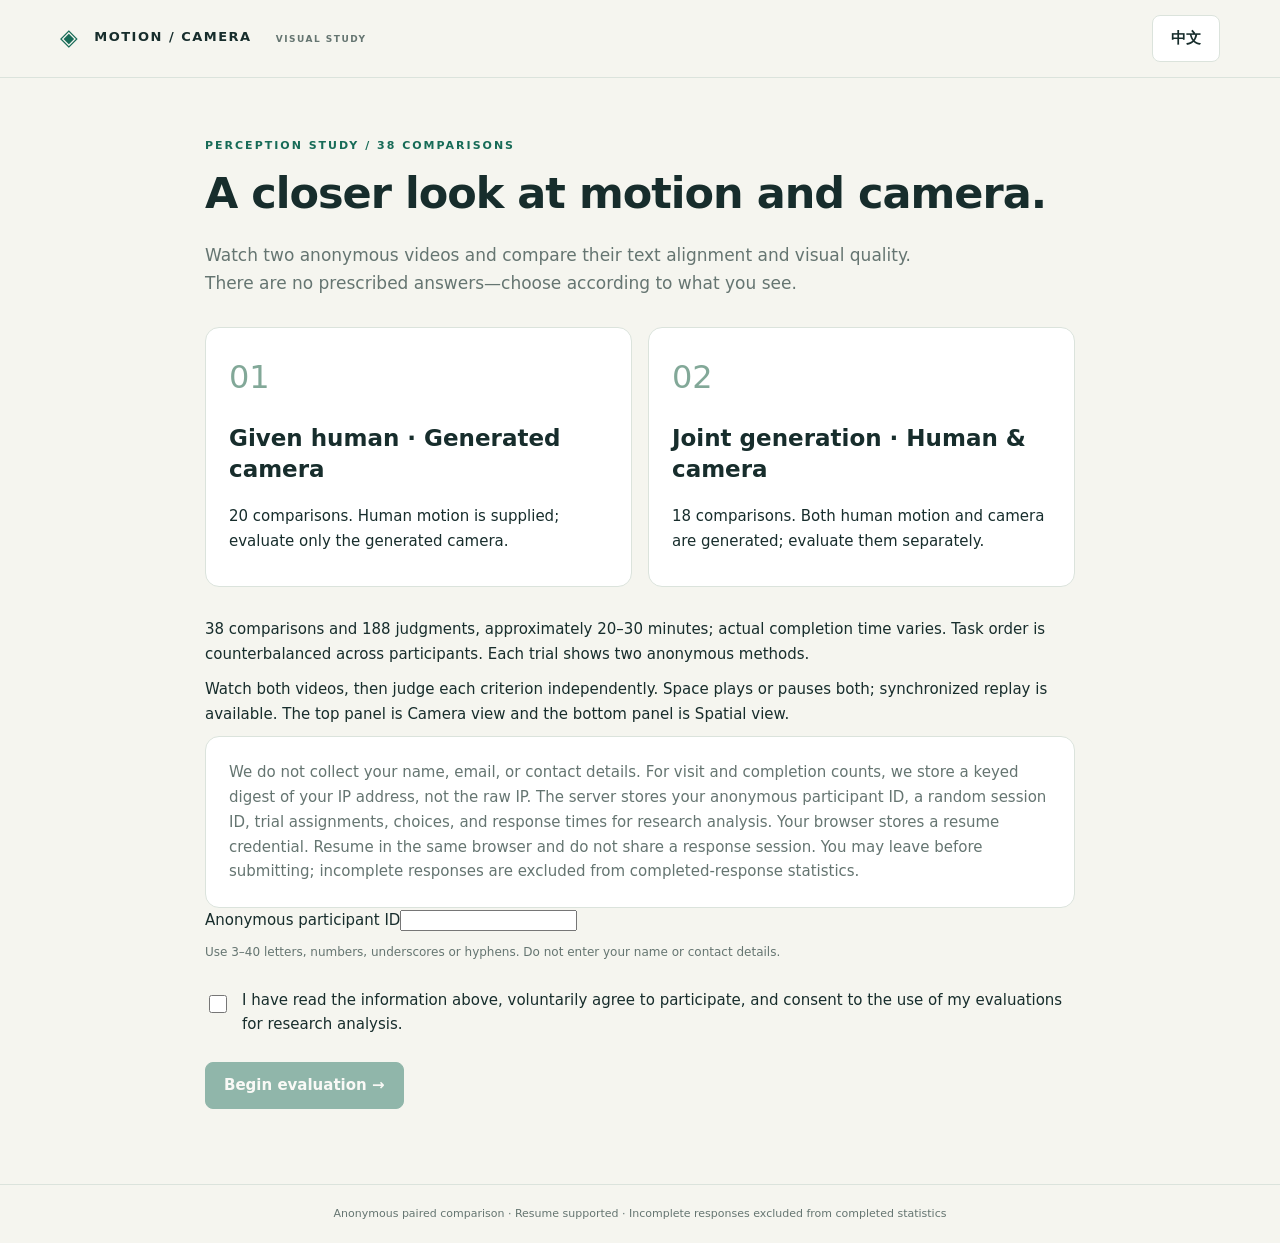
<file: web/index.html>
<!doctype html>
<html lang="zh">
<head>
  <meta charset="utf-8"><meta name="viewport" content="width=device-width,initial-scale=1">
  <meta name="referrer" content="no-referrer">
  <title>Motion & Camera · Visual Study</title>
  <link rel="stylesheet" href="style.css?v=20260921-analytics">
  <script src="config.js?v=20260920-reconnect" defer></script><script src="prompts-zh.js" defer></script><script src="questions-v2.js?v=20260921-analytics" defer></script><script src="player.js?v=20260919c" defer></script><script src="app.js?v=20260921-analytics" defer></script>
</head>
<body>
  <header><a class="brand" href="#" aria-label="Visual study"><span class="brand-mark">◈</span> MOTION / CAMERA <small>VISUAL STUDY</small></a><button id="language" class="language" aria-label="Switch language">English</button></header>
  <main id="app" aria-live="polite"><p>正在连接问卷… / Connecting…</p></main>
  <div id="notice" role="alert" hidden></div>
  <footer id="footer"></footer>
</body>
</html>
</file>
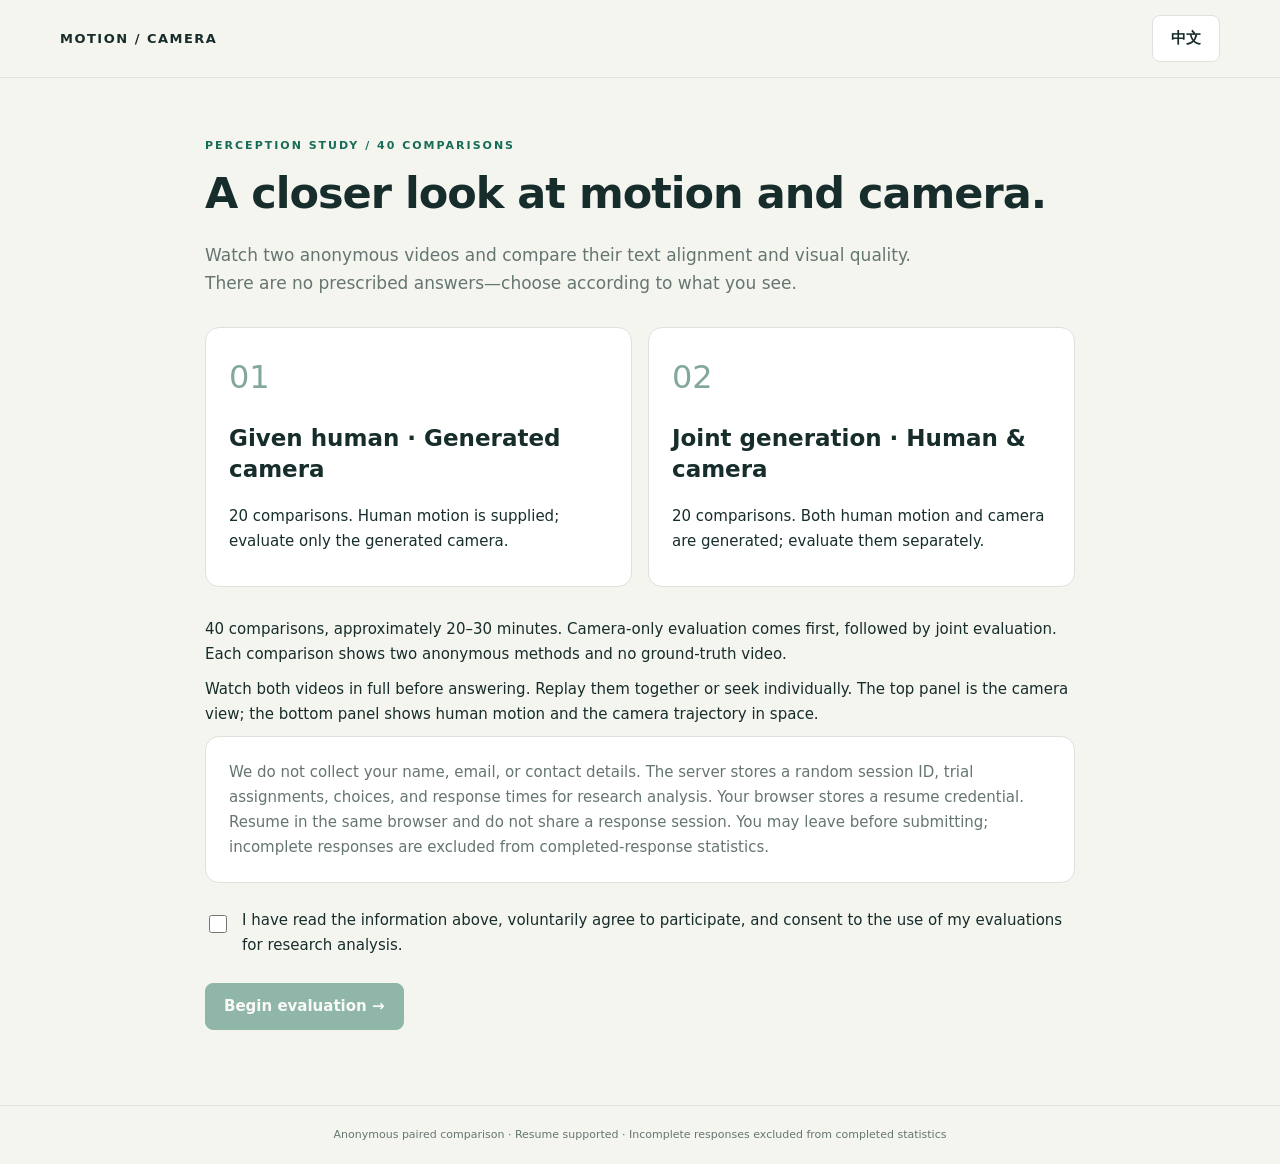
<file: web/legacy.html>
<!doctype html><html lang="zh"><head><meta charset="utf-8"><meta name="viewport" content="width=device-width,initial-scale=1"><meta name="referrer" content="no-referrer"><title>Motion & Camera · Existing session</title><link rel="stylesheet" href="legacy-style.css"><script src="config.js" defer></script><script src="prompts-zh.js" defer></script><script src="legacy-app.js" defer></script></head><body><header><a class="brand" href="#">MOTION / CAMERA</a><button id="language">English</button></header><main id="app" aria-live="polite"></main><div id="notice" role="alert" hidden></div><footer id="footer"></footer></body></html>
</file>
<file: web/style.css>
:root{color-scheme:light;--ink:#172d2c;--muted:#657571;--green:#176b57;--line:#dbe3dc;--paper:#f5f5ef}*{box-sizing:border-box}body{margin:0;background:var(--paper);color:var(--ink);font:15px/1.65 'DM Sans','Noto Sans SC',system-ui,sans-serif}header{display:flex;align-items:center;justify-content:space-between;position:sticky;top:0;z-index:5;background:#f5f5eff5;border-bottom:1px solid var(--line);padding:15px max(24px,calc((100vw - 1160px)/2));gap:12px}.brand{color:var(--ink);text-decoration:none;font-size:13px;font-weight:700;letter-spacing:1.5px;white-space:nowrap}.brand small{font-size:9px;margin-left:18px;color:var(--muted)}.brand-mark{font-size:23px;color:var(--green);vertical-align:middle;margin-right:9px}.language{white-space:nowrap}button{font:inherit;cursor:pointer;border:1px solid var(--line);padding:10px 18px;border-radius:8px;color:var(--ink);background:white;font-weight:600}button:hover{border-color:var(--green);background:#edf4ee}button:focus-visible,input:focus-visible{outline:3px solid #a1c8aa;outline-offset:3px}button:disabled{cursor:not-allowed;opacity:.45}.primary{background:var(--green);color:white;border-color:var(--green)}.primary:hover{background:#105442;color:white}main{max-width:1160px;margin:0 auto;padding:34px 24px 50px}h1{font-size:clamp(27px,4vw,43px);line-height:1.25;letter-spacing:-1px;margin:12px 0 20px;font-weight:600}h2{font-size:23px;line-height:1.35}h3{margin:0;font-size:15px}p{margin:10px 0}.eyebrow{font-size:11px;letter-spacing:2px;color:var(--green);font-weight:700;text-transform:uppercase}.lead{font-size:17px;color:var(--muted);max-width:760px}.welcome{max-width:870px;margin:25px auto}.steps{display:grid;grid-template-columns:1fr 1fr;gap:16px;margin:30px 0}.card{background:white;border:1px solid var(--line);border-radius:14px;padding:23px}.card .number{font-size:32px;color:#82a898;font-weight:500}.muted,.help{color:var(--muted)}.help{font-size:12px}.consent{display:flex;align-items:flex-start;gap:12px;margin:25px 0}.consent input{margin-top:7px;min-width:18px;min-height:18px}.progress-row{display:flex;align-items:center;justify-content:space-between;gap:10px}.progress-track{height:4px;background:#dfe6de;border-radius:4px;margin:12px 0 20px;overflow:hidden}.progress-fill{height:100%;background:var(--green)}.scope{border-left:3px solid var(--green);background:#eaf0e7;padding:11px 15px;margin:16px 0;font-weight:500}.prompts{display:grid;gap:8px;margin:18px 0}.prompt{display:grid;grid-template-columns:110px 1fr;gap:12px;font-size:14px}.prompt strong{color:var(--green);font-size:12px;padding-top:2px}.videos{display:grid;grid-template-columns:1fr 1fr;gap:20px}.video-card{background:#e1e8e4;border:1px solid #d2ddd5;border-radius:12px;overflow:hidden}.video-label{display:flex;justify-content:space-between;padding:8px 14px;background:white;font-weight:700}.video-status{font-size:11px;font-weight:500;color:var(--muted)}video{width:100%;height:min(46vh,450px);display:block;object-fit:contain;background:#dee5e2}.playbar{display:flex;gap:10px;align-items:center;flex-wrap:wrap;margin:14px 0 20px}.questions{display:grid;gap:12px}fieldset{margin:0;border:1px solid var(--line);border-radius:12px;background:white;padding:16px 18px}legend{font-weight:600;padding:0 6px;font-size:15px}.question-desc{font-size:12px;color:var(--muted);margin:0 0 11px}.choices{display:grid;grid-template-columns:repeat(5,1fr) .9fr;gap:8px}.choice{cursor:pointer;position:relative;display:flex;align-items:center;justify-content:center;text-align:center;min-height:46px;padding:7px;border:1px solid var(--line);border-radius:7px;font-size:12px;line-height:1.45}.choice input{position:absolute;opacity:0}.choice:has(input:checked){background:#e7f1e8;border:2px solid var(--green);padding:6px;color:#135a48;font-weight:600}.choice:has(input:focus-visible){outline:3px solid #a1c8aa}.nav{display:flex;align-items:center;justify-content:space-between;gap:16px;margin:25px 0}.nav-right{display:flex;gap:12px;align-items:center}.badge{border:1px solid var(--line);border-radius:30px;padding:5px 12px;font-size:12px}.success-icon{font-size:40px;color:var(--green)}.receipt{font-family:monospace;font-size:24px;background:#eaf0e7;padding:15px;display:inline-block;border-radius:8px}#notice{position:fixed;bottom:25px;left:50%;transform:translateX(-50%);max-width:90vw;background:#742c28;color:white;padding:13px 22px;border-radius:10px;z-index:20}footer{text-align:center;border-top:1px solid var(--line);padding:20px;color:var(--muted);font-size:11px}.save-state{font-size:12px;color:var(--muted)}@media(max-width:650px){header{padding:12px 16px}.brand small{display:none}main{padding:22px 14px}.steps{grid-template-columns:1fr}.videos{gap:8px}video{height:35vh}.choices{grid-template-columns:repeat(3,1fr)}.prompt{grid-template-columns:80px 1fr;gap:7px}.nav-right{flex-direction:column;align-items:flex-end}.card{padding:18px}.lead{font-size:15px}}
/* One shared width, compact matrix, and viewport-fitted uncropped media. */
.sr-only,.choice-text{position:absolute;width:1px;height:1px;padding:0;margin:-1px;overflow:hidden;clip-path:inset(50%);white-space:nowrap;border:0}
.trial-page header{position:static;padding-block:3px}
.trial-page header button{padding:4px 12px;font-size:14px}
.trial-page footer{display:none}
.trial-page main{max-width:780px;padding:6px 16px 8px;--media-height:280px}
.trial-page .progress-track{margin:5px 0 7px;height:3px}
.trial-page .badge{padding:1px 8px}
.trial-page .scope{margin:5px 0;padding:3px 10px;font-size:14px;line-height:1.5}
.trial-page .prompts{gap:3px;margin:6px 0;line-height:1.4}
.trial-page .prompt{grid-template-columns:85px 1fr;gap:8px;font-size:14px}
.trial-page .prompt .help{font-size:12px;line-height:1.3}
.study-grid{display:grid;grid-template-columns:minmax(0,1fr);gap:5px}
.view-column{min-width:0}
.study-grid .videos{grid-template-columns:repeat(2,minmax(0,1fr));gap:12px;width:100%;align-items:start}
.study-grid .video-card{min-width:0;border-radius:8px;background:#e1e8e4}
.study-grid .video-label{padding:2px 10px;font-size:14px;line-height:1.5}
.study-grid video{width:100%;height:var(--media-height);max-height:none;object-fit:contain}
.view-labels{text-align:center;margin:2px 0;padding:0 4px;font-size:12px;line-height:1.4}
.study-grid .playbar{justify-content:center;gap:8px;margin:5px 0;line-height:1.4}
.study-grid .playbar button,.trial-page .nav button{padding:5px 12px;font-size:14px;line-height:1.4}
.study-grid .questions{width:100%;min-width:0;gap:0;border:1px solid var(--line);border-radius:8px;background:white;overflow:hidden}
.rating-head,.rating-row{display:grid;grid-template-columns:minmax(210px,1.9fr) repeat(6,minmax(0,1fr));align-items:center;gap:0}
.rating-head{background:#edf2ed;min-height:38px;font-size:14px;line-height:1.2;text-align:center}
.rating-head>span{padding:4px}
.rating-head>span:first-child{text-align:left;padding-left:10px}
fieldset.rating-row{border:0;border-top:1px solid var(--line);border-radius:0;padding:0;min-width:0}
.criterion{padding:5px 8px;font-size:14px;line-height:1.3;min-width:0}
.criterion summary{cursor:pointer;font-weight:600}
.criterion p{margin:6px 0 0;color:var(--muted);font-size:14px;font-weight:400}
.rating-row .choices{display:contents}
.rating-row .choice{min-height:32px;align-self:stretch;border:0;border-radius:0;padding:4px;font-size:14px}
.rating-row .choice:hover{background:#f0f5f0}
.rating-row .choice:has(input:checked){border:0;padding:4px;background:#dceee3}
.choice-dot{display:block;width:18px;height:18px;border:1.5px solid #91a69b;border-radius:50%;background:white}
.choice:has(input:checked) .choice-dot{border:5px solid var(--green)}
.trial-page .nav{margin:7px 0 0;gap:8px;line-height:1.4}
.trial-page .nav-right{gap:10px}
@media(max-width:759px){
 .trial-page main{padding:10px 12px 20px}
 .study-grid video{height:clamp(180px,34vh,300px)}
 .rating-head{display:none}
 .rating-row{grid-template-columns:1fr}
 .rating-row .choices{display:grid;grid-template-columns:repeat(3,minmax(0,1fr));gap:4px;padding:0 8px 8px}
 .rating-row .choice{gap:5px;border:1px solid var(--line);border-radius:5px;min-height:40px}
 .rating-row .choice:has(input:checked){border:1px solid var(--green)}
 .choice-text{position:static;width:auto;height:auto;margin:0;overflow:visible;clip-path:none;white-space:normal}
 .choice-dot{width:14px;height:14px;flex-shrink:0}
 .choice:has(input:checked) .choice-dot{border-width:4px}
 .view-labels{font-size:12px}.trial-page .playbar .help{width:100%;text-align:center}
 .trial-page .nav-right{flex-direction:column;align-items:flex-end}
}
</file>
<file: web/legacy-style.css>
:root{color-scheme:light;--ink:#172d2c;--muted:#657571;--green:#176b57;--line:#dbe3dc;--paper:#f5f5ef}*{box-sizing:border-box}body{margin:0;background:var(--paper);color:var(--ink);font:15px/1.65 'DM Sans','Noto Sans SC',system-ui,sans-serif}header{display:flex;align-items:center;justify-content:space-between;position:sticky;top:0;z-index:5;background:#f5f5eff5;border-bottom:1px solid var(--line);padding:15px max(24px,calc((100vw - 1160px)/2));gap:12px}.brand{color:var(--ink);text-decoration:none;font-size:13px;font-weight:700;letter-spacing:1.5px;white-space:nowrap}.brand small{font-size:9px;margin-left:18px;color:var(--muted)}.brand-mark{font-size:23px;color:var(--green);vertical-align:middle;margin-right:9px}.language{white-space:nowrap}button{font:inherit;cursor:pointer;border:1px solid var(--line);padding:10px 18px;border-radius:8px;color:var(--ink);background:white;font-weight:600}button:hover{border-color:var(--green);background:#edf4ee}button:focus-visible,input:focus-visible{outline:3px solid #a1c8aa;outline-offset:3px}button:disabled{cursor:not-allowed;opacity:.45}.primary{background:var(--green);color:white;border-color:var(--green)}.primary:hover{background:#105442;color:white}main{max-width:1160px;margin:0 auto;padding:34px 24px 50px}h1{font-size:clamp(27px,4vw,43px);line-height:1.25;letter-spacing:-1px;margin:12px 0 20px;font-weight:600}h2{font-size:23px;line-height:1.35}h3{margin:0;font-size:15px}p{margin:10px 0}.eyebrow{font-size:11px;letter-spacing:2px;color:var(--green);font-weight:700;text-transform:uppercase}.lead{font-size:17px;color:var(--muted);max-width:760px}.welcome{max-width:870px;margin:25px auto}.steps{display:grid;grid-template-columns:1fr 1fr;gap:16px;margin:30px 0}.card{background:white;border:1px solid var(--line);border-radius:14px;padding:23px}.card .number{font-size:32px;color:#82a898;font-weight:500}.muted,.help{color:var(--muted)}.help{font-size:12px}.consent{display:flex;align-items:flex-start;gap:12px;margin:25px 0}.consent input{margin-top:7px;min-width:18px;min-height:18px}.progress-row{display:flex;align-items:center;justify-content:space-between;gap:10px}.progress-track{height:4px;background:#dfe6de;border-radius:4px;margin:12px 0 20px;overflow:hidden}.progress-fill{height:100%;background:var(--green)}.scope{border-left:3px solid var(--green);background:#eaf0e7;padding:11px 15px;margin:16px 0;font-weight:500}.prompts{display:grid;gap:8px;margin:18px 0}.prompt{display:grid;grid-template-columns:110px 1fr;gap:12px;font-size:14px}.prompt strong{color:var(--green);font-size:12px;padding-top:2px}.videos{display:grid;grid-template-columns:1fr 1fr;gap:20px}.video-card{background:#e1e8e4;border:1px solid #d2ddd5;border-radius:12px;overflow:hidden}.video-label{display:flex;justify-content:space-between;padding:8px 14px;background:white;font-weight:700}.video-status{font-size:11px;font-weight:500;color:var(--muted)}video{width:100%;height:min(46vh,450px);display:block;object-fit:contain;background:#dee5e2}.playbar{display:flex;gap:10px;align-items:center;flex-wrap:wrap;margin:14px 0 20px}.questions{display:grid;gap:12px}fieldset{margin:0;border:1px solid var(--line);border-radius:12px;background:white;padding:16px 18px}legend{font-weight:600;padding:0 6px;font-size:15px}.question-desc{font-size:12px;color:var(--muted);margin:0 0 11px}.choices{display:grid;grid-template-columns:repeat(5,1fr) .9fr;gap:8px}.choice{cursor:pointer;position:relative;display:flex;align-items:center;justify-content:center;text-align:center;min-height:46px;padding:7px;border:1px solid var(--line);border-radius:7px;font-size:12px;line-height:1.45}.choice input{position:absolute;opacity:0}.choice:has(input:checked){background:#e7f1e8;border:2px solid var(--green);padding:6px;color:#135a48;font-weight:600}.choice:has(input:focus-visible){outline:3px solid #a1c8aa}.nav{display:flex;align-items:center;justify-content:space-between;gap:16px;margin:25px 0}.nav-right{display:flex;gap:12px;align-items:center}.badge{border:1px solid var(--line);border-radius:30px;padding:5px 12px;font-size:12px}.success-icon{font-size:40px;color:var(--green)}.receipt{font-family:monospace;font-size:24px;background:#eaf0e7;padding:15px;display:inline-block;border-radius:8px}#notice{position:fixed;bottom:25px;left:50%;transform:translateX(-50%);max-width:90vw;background:#742c28;color:white;padding:13px 22px;border-radius:10px;z-index:20}footer{text-align:center;border-top:1px solid var(--line);padding:20px;color:var(--muted);font-size:11px}.save-state{font-size:12px;color:var(--muted)}@media(max-width:650px){header{padding:12px 16px}.brand small{display:none}main{padding:22px 14px}.steps{grid-template-columns:1fr}.videos{gap:8px}video{height:35vh}.choices{grid-template-columns:repeat(3,1fr)}.prompt{grid-template-columns:80px 1fr;gap:7px}.nav-right{flex-direction:column;align-items:flex-end}.card{padding:18px}.lead{font-size:15px}}
</file>
